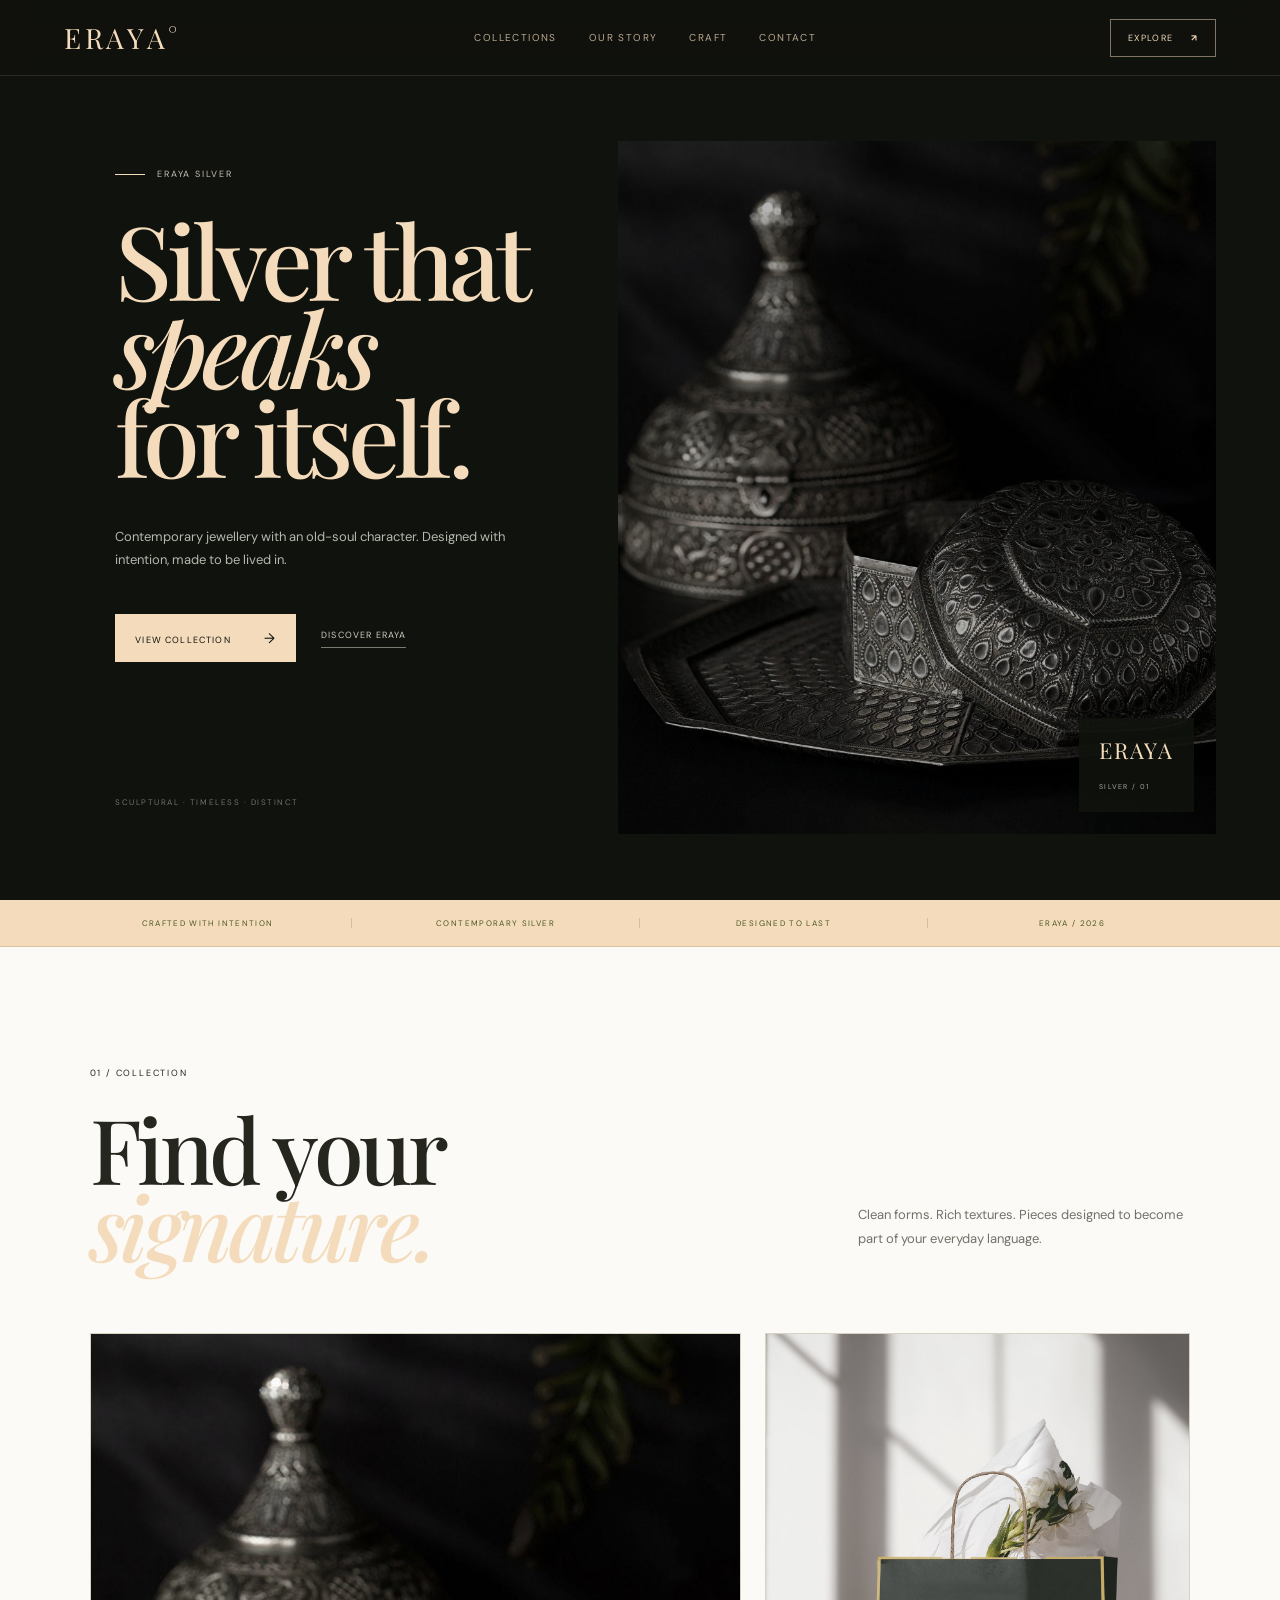
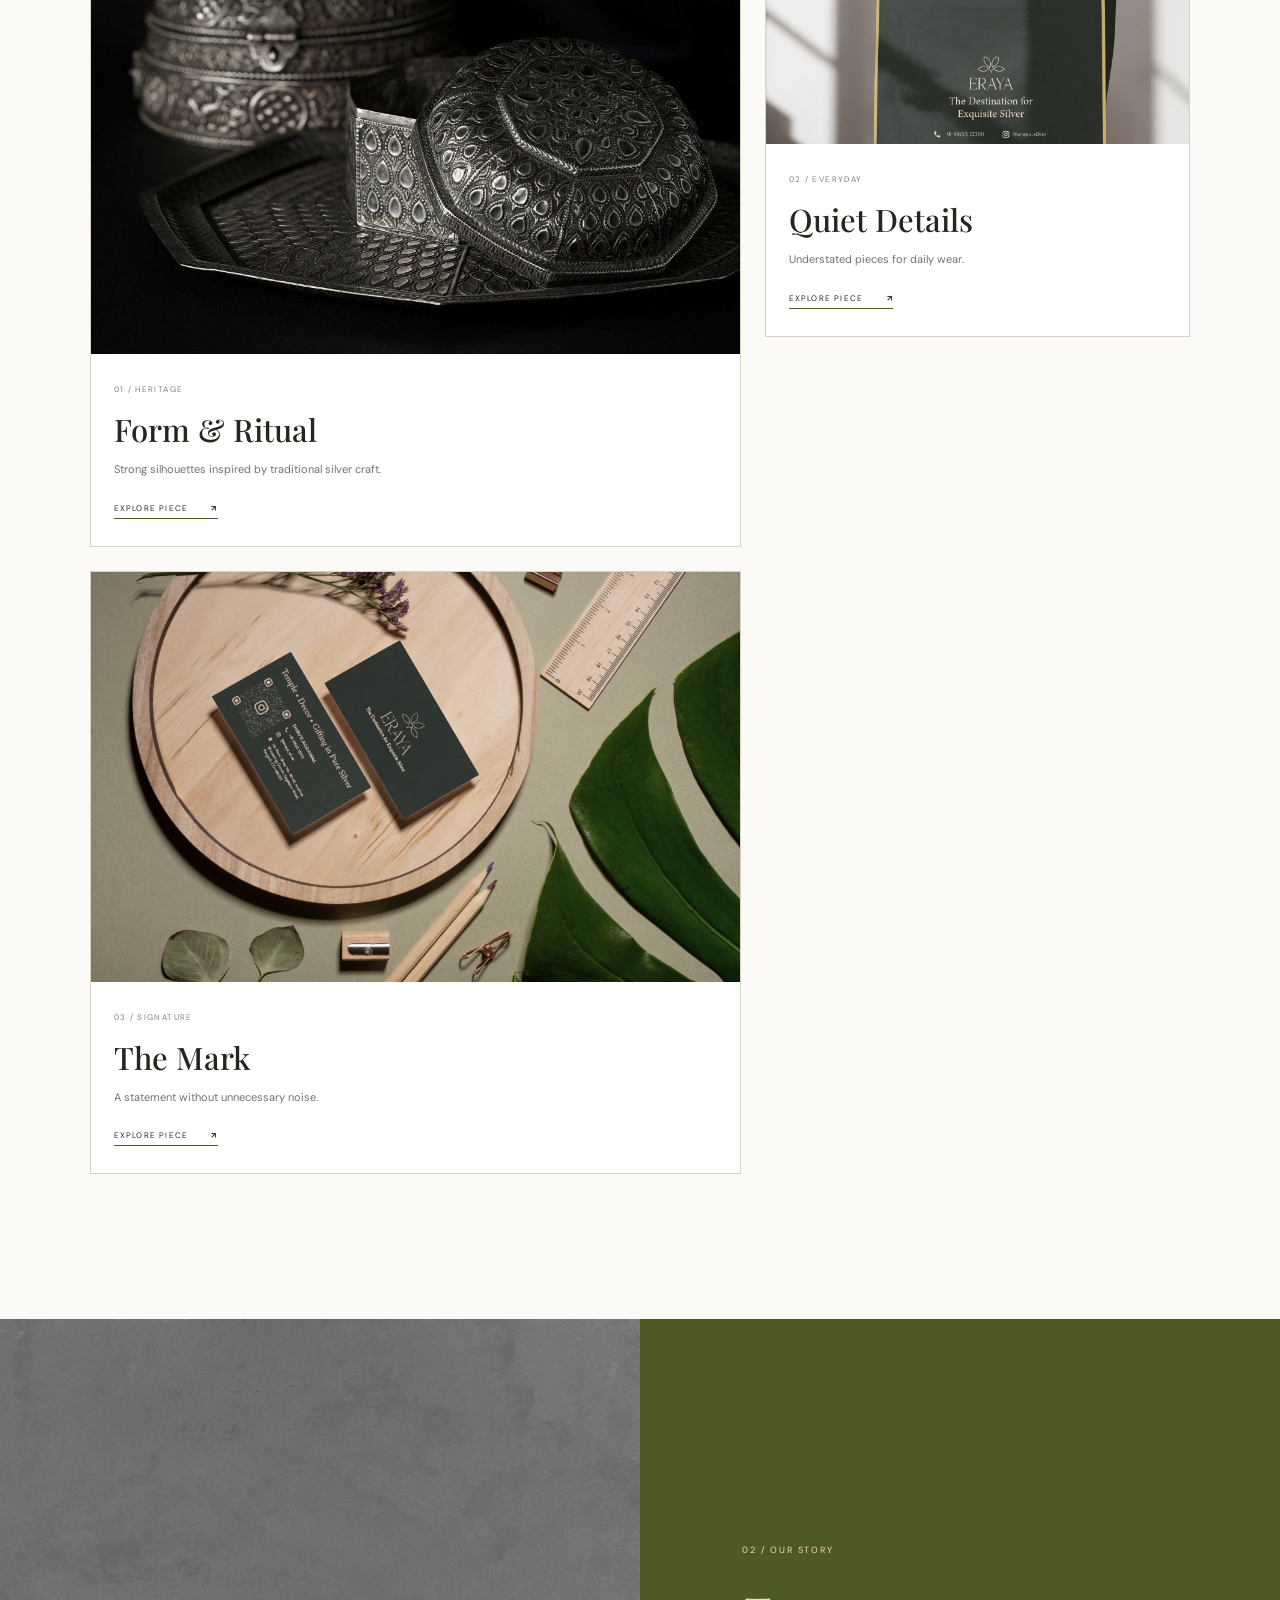
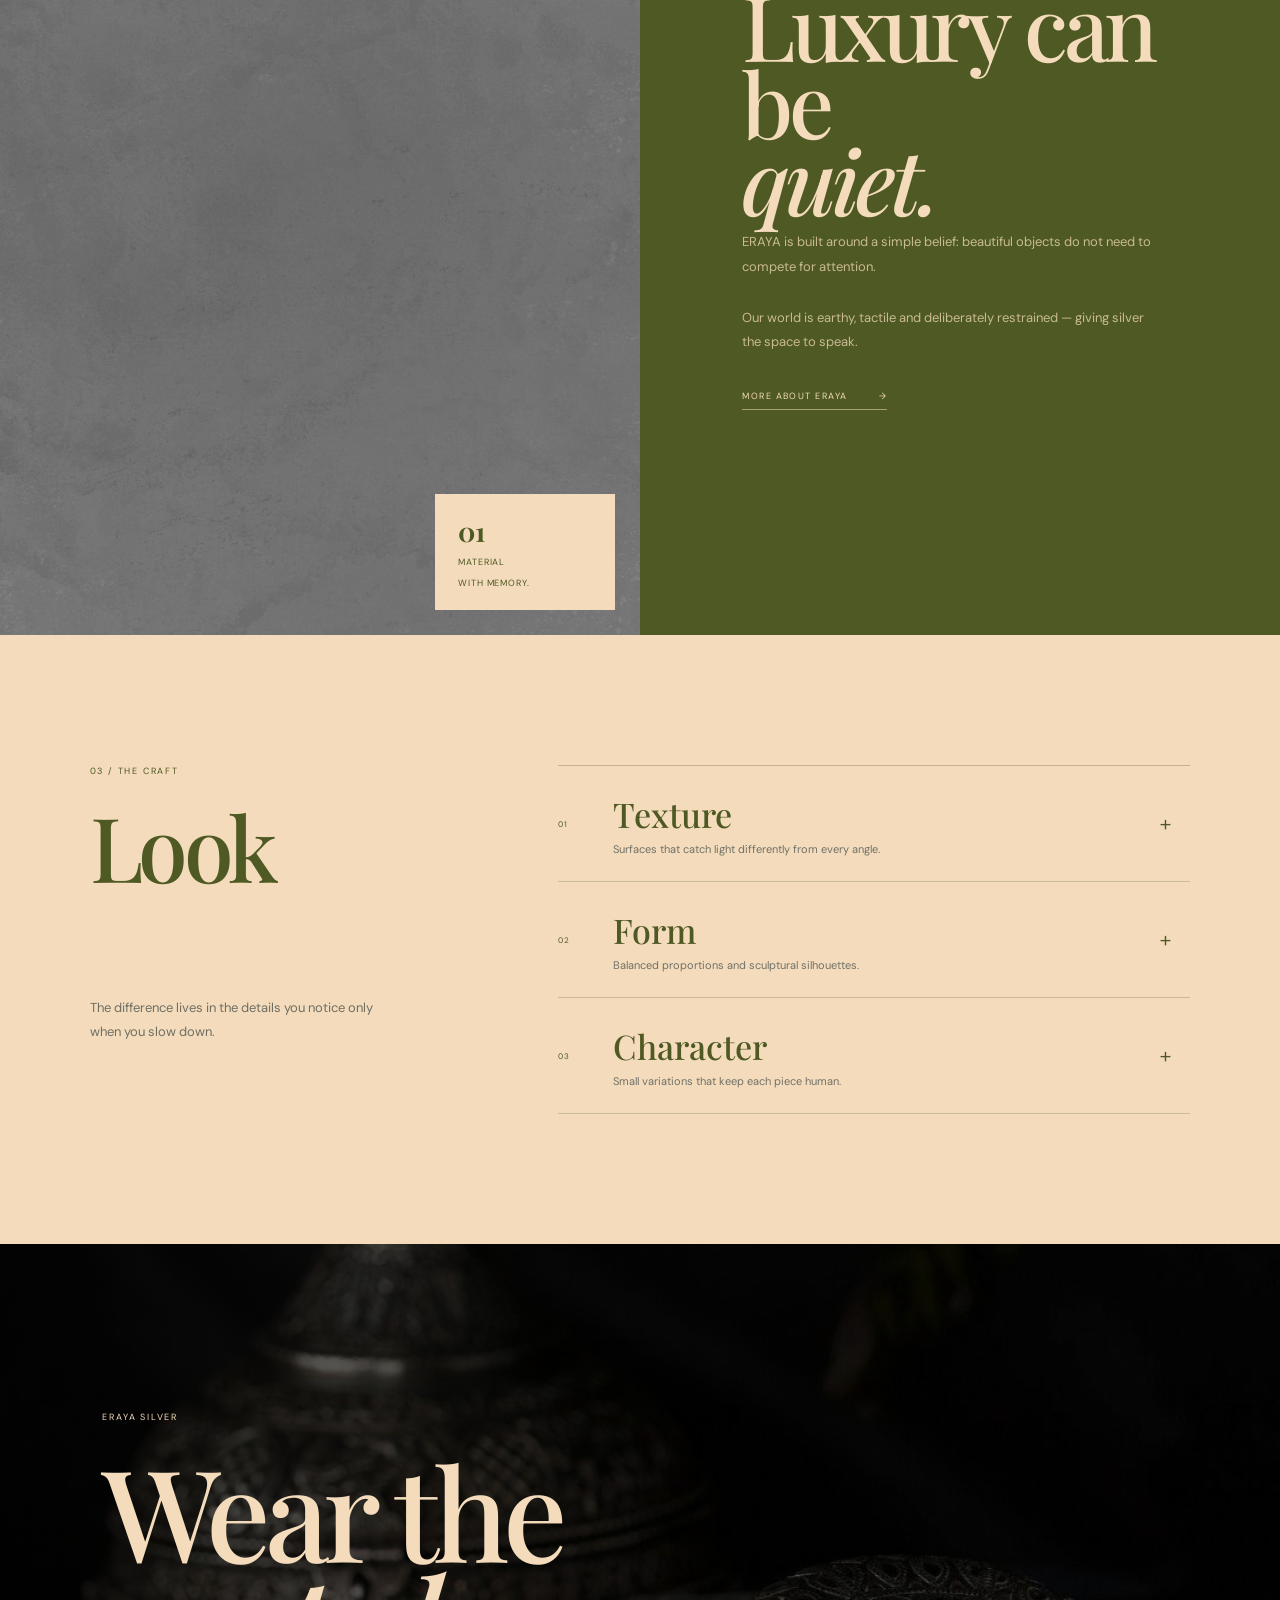
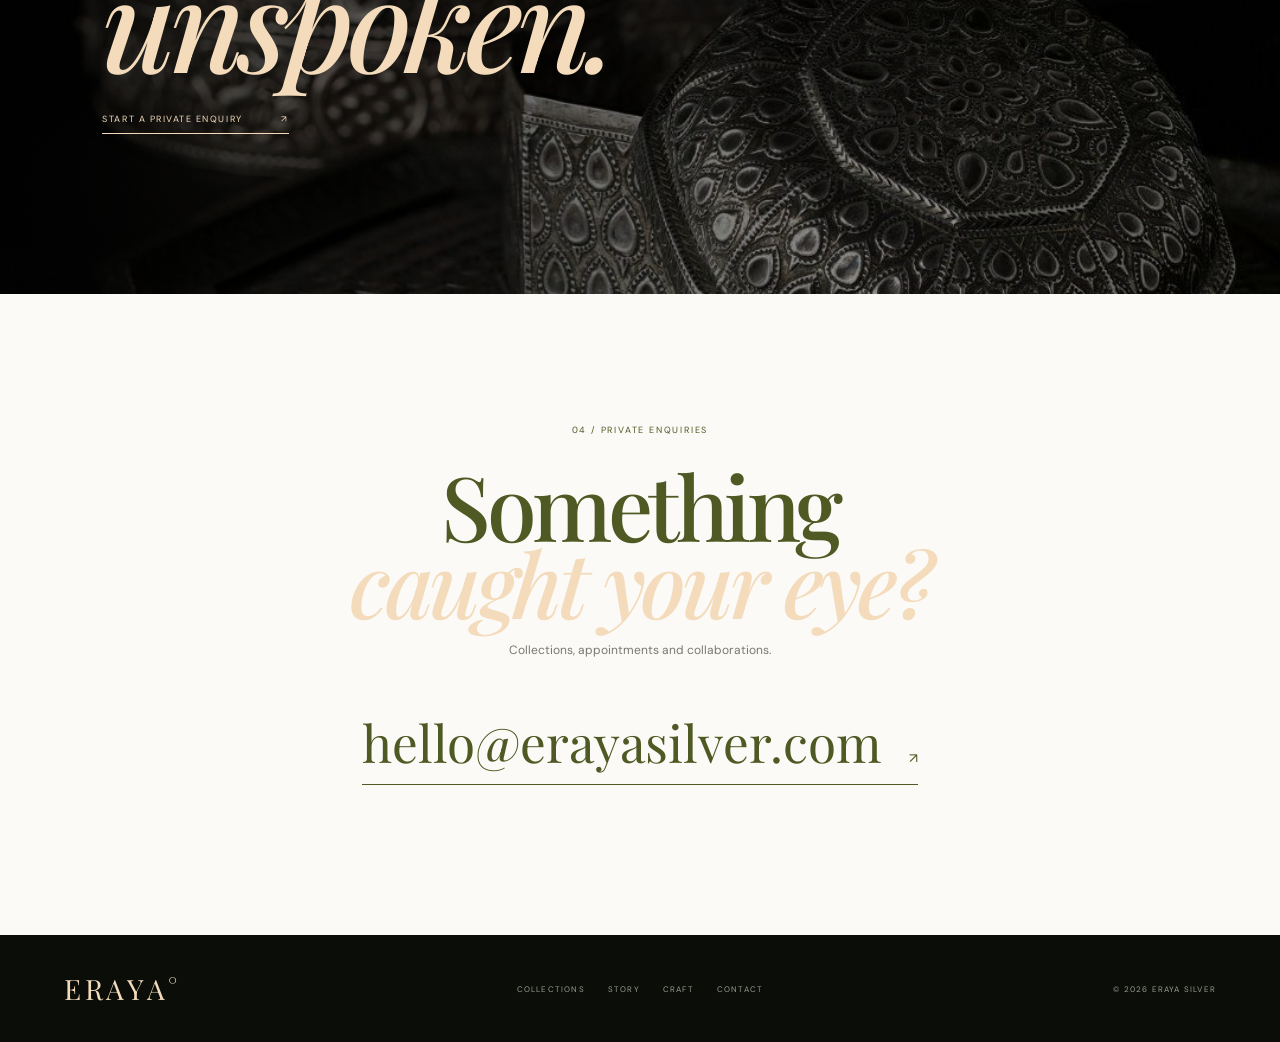
<file: eraya-contrast-v3/index.html>
<!doctype html>
<html lang="en">
<head>
<meta charset="UTF-8">
<meta name="viewport" content="width=device-width, initial-scale=1">
<meta name="theme-color" content="#10120d">
<title>ERAYA — Silver, made distinct.</title>
<link rel="preconnect" href="https://fonts.googleapis.com">
<link rel="preconnect" href="https://fonts.gstatic.com" crossorigin>
<link href="https://fonts.googleapis.com/css2?family=DM+Sans:wght@400;500;600&family=Playfair+Display:ital,wght@0,500;0,600;1,500&display=swap" rel="stylesheet">
<link rel="stylesheet" href="style.css">
</head>
<body>

<header class="nav">
  <a class="logo" href="#home">ERAYA<span>°</span></a>
  <nav>
    <a href="#shop">Collections</a>
    <a href="#story">Our Story</a>
    <a href="#craft">Craft</a>
    <a href="#contact">Contact</a>
  </nav>
  <a class="nav-button" href="#shop">Explore <b>↗</b></a>
  <button class="menu" aria-label="Menu"><i></i><i></i></button>
</header>

<main>

<section class="hero" id="home">
  <div class="hero-left">
    <div class="eyebrow"><span></span> ERAYA SILVER</div>
    <h1>Silver that<br><i>speaks</i><br>for itself.</h1>
    <p>Contemporary jewellery with an old-soul character. Designed with intention, made to be lived in.</p>
    <div class="hero-actions">
      <a class="primary" href="#shop">View collection <span>→</span></a>
      <a class="secondary" href="#story">Discover Eraya</a>
    </div>
    <div class="hero-note">SCULPTURAL · TIMELESS · DISTINCT</div>
  </div>

  <div class="hero-right">
    <div class="hero-image">
      <img src="assets/img0.png" alt="Eraya silver jewellery">
      <div class="image-badge">ERAYA<br><small>SILVER / 01</small></div>
    </div>
  </div>
</section>

<section class="trust">
  <span>CRAFTED WITH INTENTION</span>
  <span>CONTEMPORARY SILVER</span>
  <span>DESIGNED TO LAST</span>
  <span>ERAYA / 2026</span>
</section>

<section class="shop" id="shop">
  <div class="section-heading">
    <div>
      <div class="tag">01 / COLLECTION</div>
      <h2>Find your<br><i>signature.</i></h2>
    </div>
    <p>Clean forms. Rich textures. Pieces designed to become part of your everyday language.</p>
  </div>

  <div class="products">
    <article class="product featured">
      <div class="product-image"><img src="assets/img0.png" alt="Heritage silver"></div>
      <div class="product-copy">
        <span>01 / HERITAGE</span>
        <h3>Form & Ritual</h3>
        <p>Strong silhouettes inspired by traditional silver craft.</p>
        <a href="#contact">Explore piece <b>↗</b></a>
      </div>
    </article>

    <article class="product">
      <div class="product-image"><img src="assets/img2.png" alt="Eraya presentation"></div>
      <div class="product-copy">
        <span>02 / EVERYDAY</span>
        <h3>Quiet Details</h3>
        <p>Understated pieces for daily wear.</p>
        <a href="#contact">Explore piece <b>↗</b></a>
      </div>
    </article>

    <article class="product">
      <div class="product-image"><img src="assets/img3.png" alt="Eraya signature details"></div>
      <div class="product-copy">
        <span>03 / SIGNATURE</span>
        <h3>The Mark</h3>
        <p>A statement without unnecessary noise.</p>
        <a href="#contact">Explore piece <b>↗</b></a>
      </div>
    </article>
  </div>
</section>

<section class="feature">
  <div class="feature-image">
    <img src="assets/img14.png" alt="Eraya visual identity">
    <div class="floating-card">
      <strong>01</strong>
      <span>Material<br>with memory.</span>
    </div>
  </div>
  <div class="feature-copy" id="story">
    <div class="tag">02 / OUR STORY</div>
    <h2>Luxury can be<br><i>quiet.</i></h2>
    <p>ERAYA is built around a simple belief: beautiful objects do not need to compete for attention.</p>
    <p>Our world is earthy, tactile and deliberately restrained — giving silver the space to speak.</p>
    <a class="arrow-link" href="#craft">More about Eraya <span>→</span></a>
  </div>
</section>

<section class="craft" id="craft">
  <div class="craft-intro">
    <div class="tag">03 / THE CRAFT</div>
    <h2>Look<br><i>closer.</i></h2>
    <p>The difference lives in the details you notice only when you slow down.</p>
  </div>

  <div class="craft-list">
    <div class="craft-item">
      <div class="num">01</div>
      <div><h3>Texture</h3><p>Surfaces that catch light differently from every angle.</p></div>
      <div class="plus">+</div>
    </div>
    <div class="craft-item">
      <div class="num">02</div>
      <div><h3>Form</h3><p>Balanced proportions and sculptural silhouettes.</p></div>
      <div class="plus">+</div>
    </div>
    <div class="craft-item">
      <div class="num">03</div>
      <div><h3>Character</h3><p>Small variations that keep each piece human.</p></div>
      <div class="plus">+</div>
    </div>
  </div>
</section>

<section class="dark-banner">
  <div class="banner-content">
    <span class="tag">ERAYA SILVER</span>
    <h2>Wear the<br><i>unspoken.</i></h2>
    <a href="#contact">Start a private enquiry <span>↗</span></a>
  </div>
</section>

<section class="contact" id="contact">
  <div class="tag">04 / PRIVATE ENQUIRIES</div>
  <h2>Something<br><i>caught your eye?</i></h2>
  <p>Collections, appointments and collaborations.</p>
  <a class="mail" href="mailto:hello@erayasilver.com">hello@erayasilver.com <span>↗</span></a>
</section>

</main>

<footer>
  <div class="footer-logo">ERAYA<span>°</span></div>
  <div class="footer-links">
    <a href="#shop">Collections</a>
    <a href="#story">Story</a>
    <a href="#craft">Craft</a>
    <a href="#contact">Contact</a>
  </div>
  <div>© 2026 ERAYA SILVER</div>
</footer>

<script src="script.js"></script>
</body>
</html>
</file>
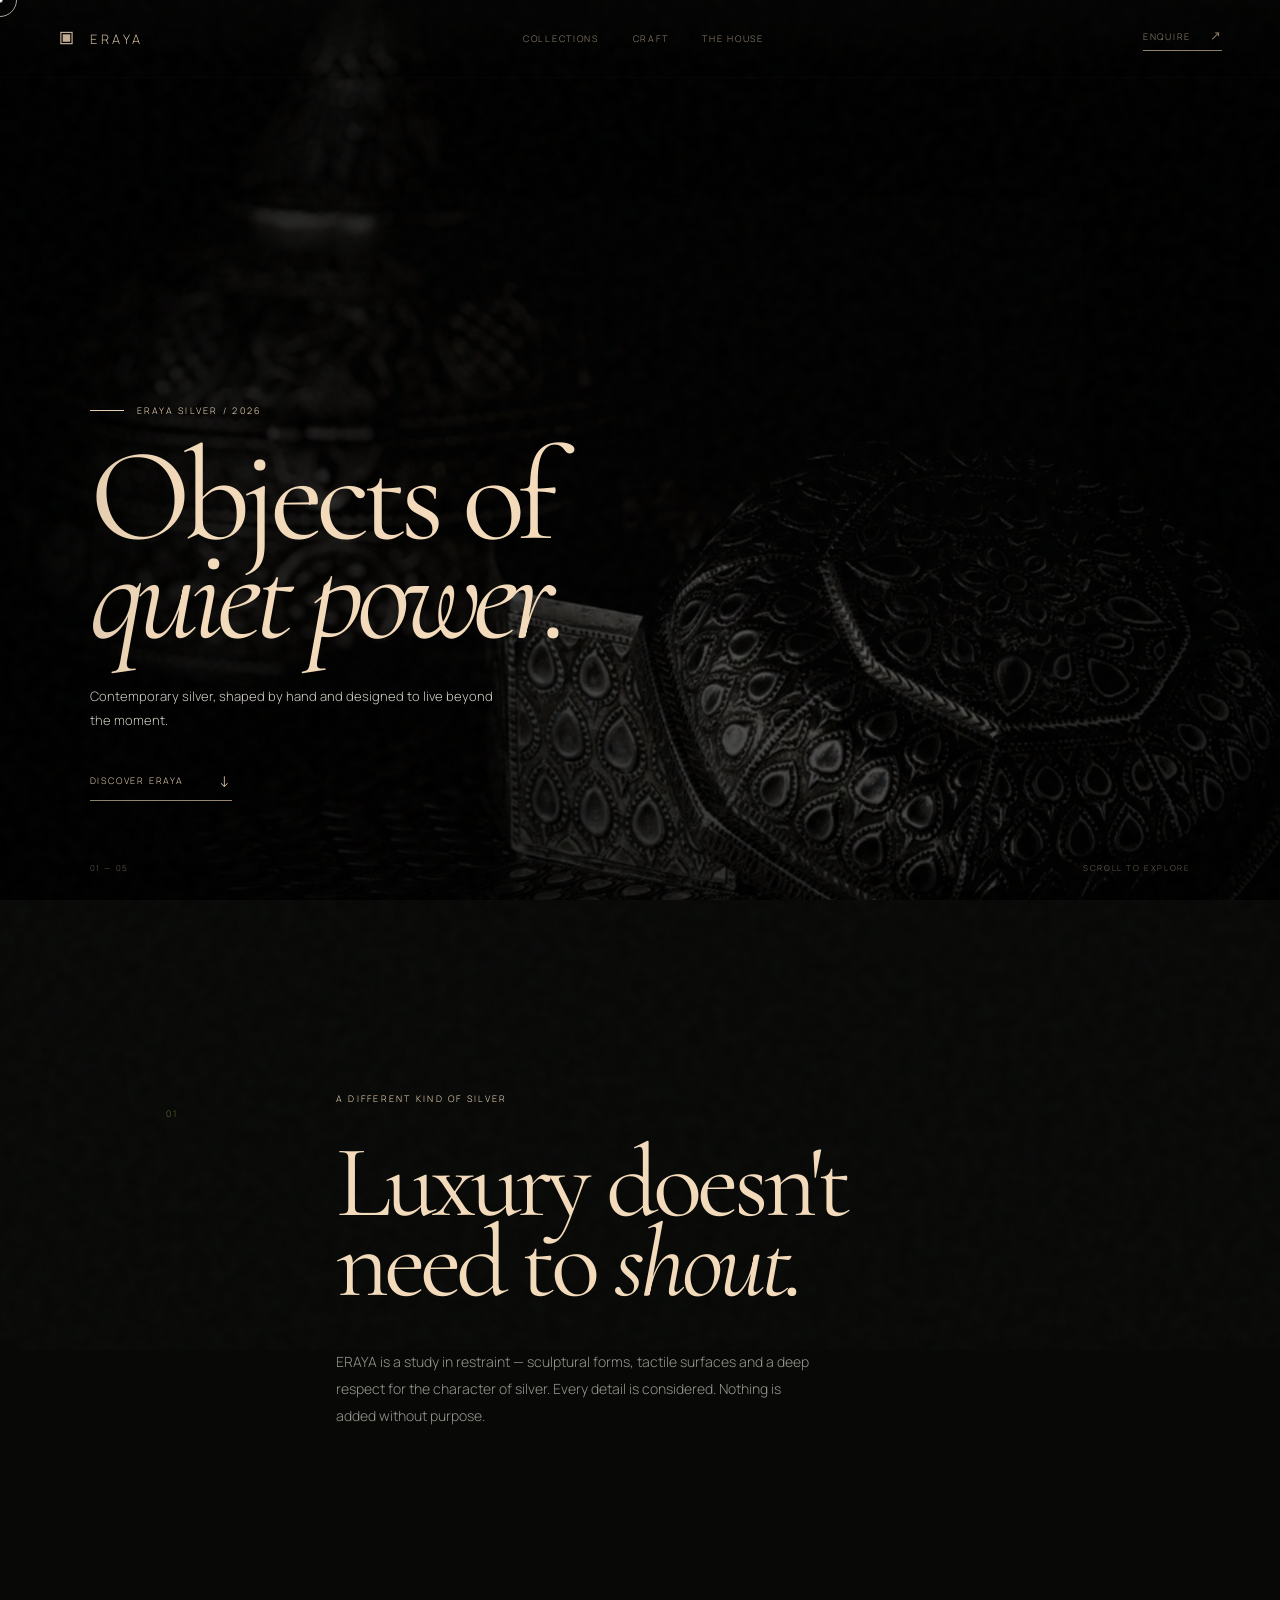
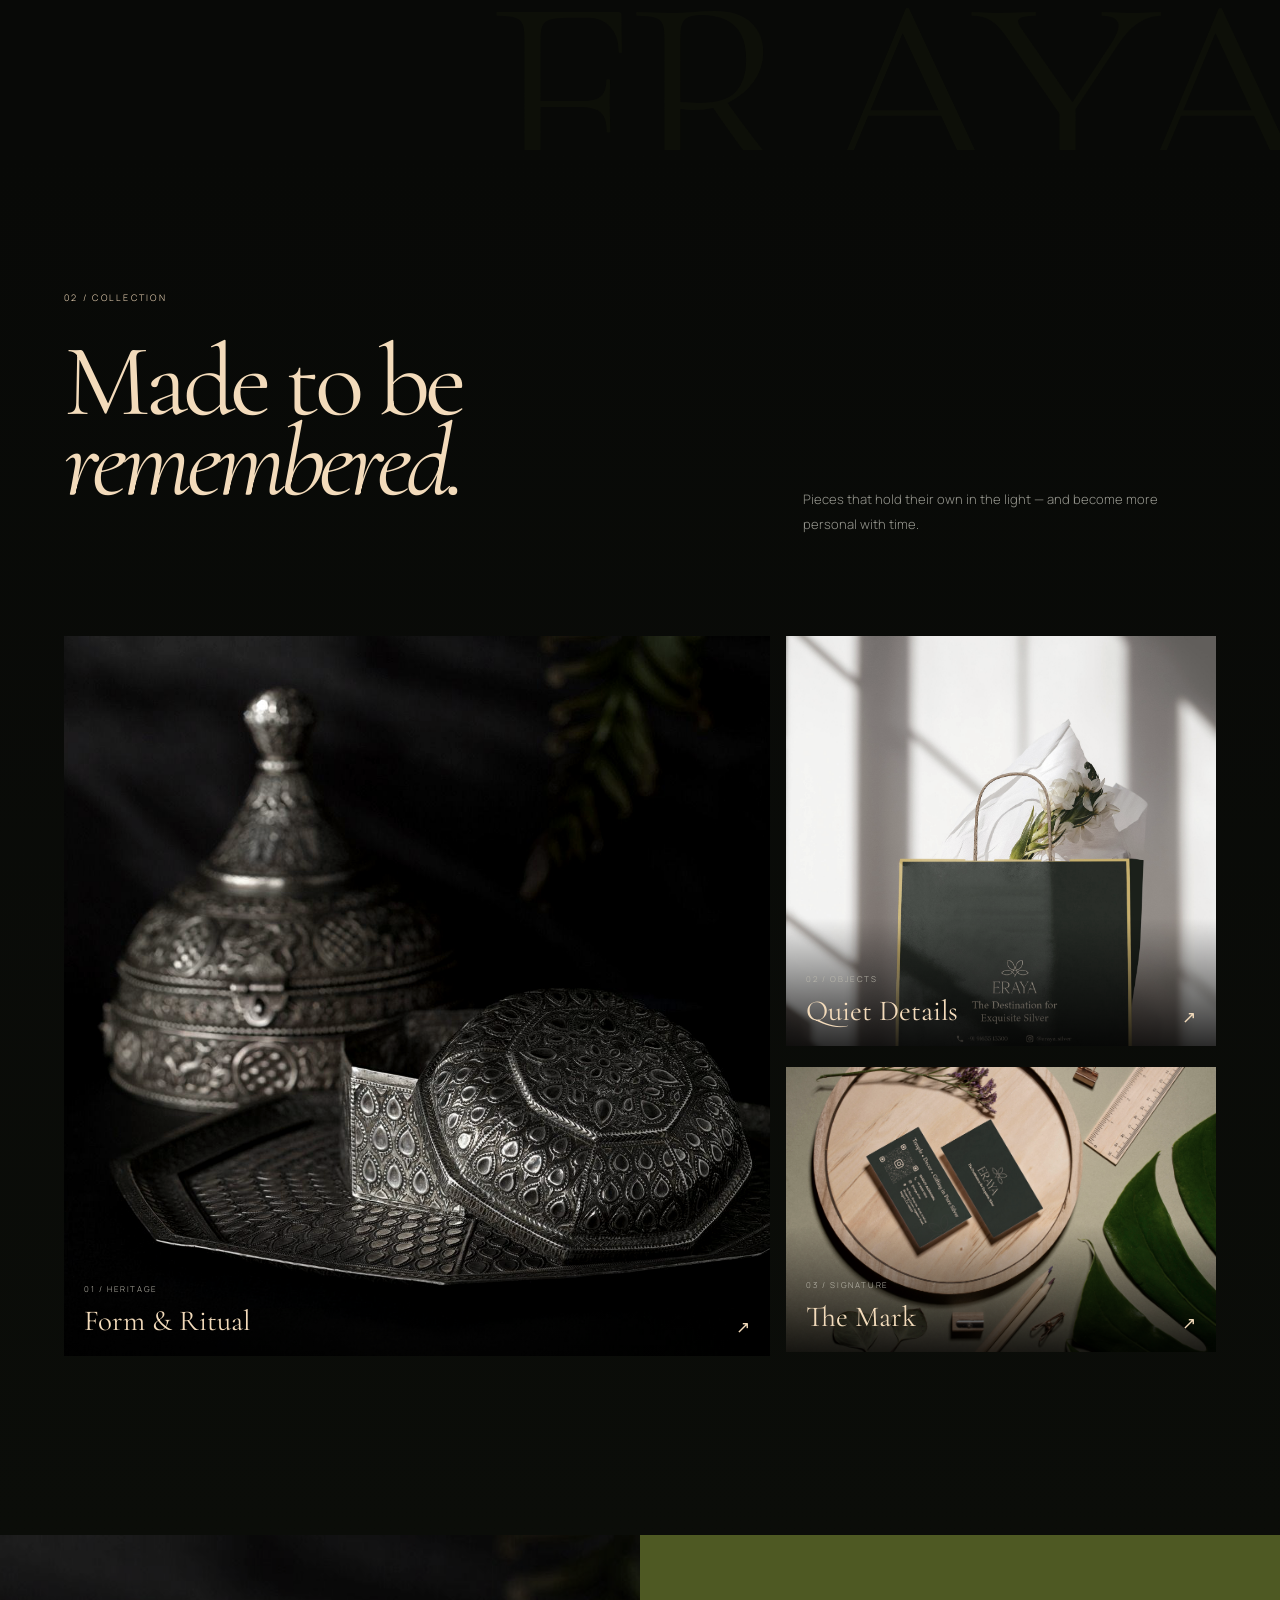
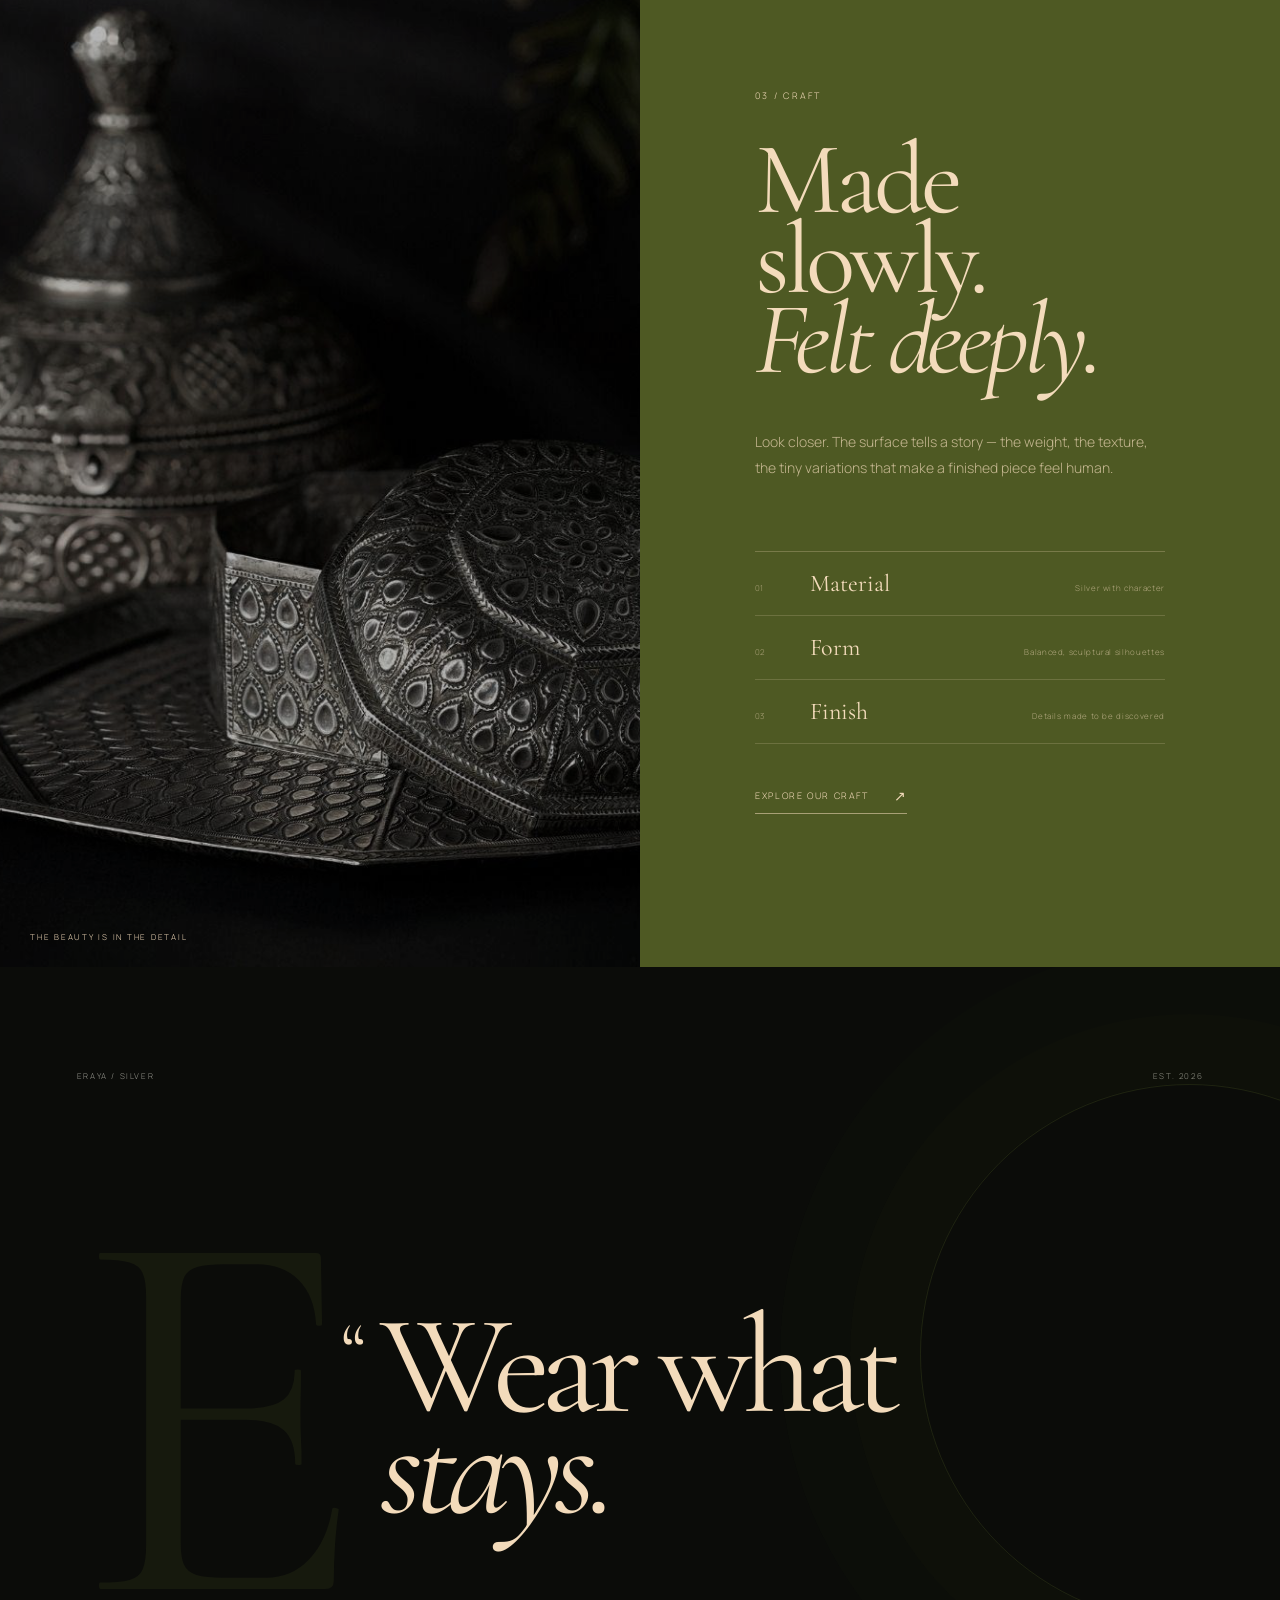
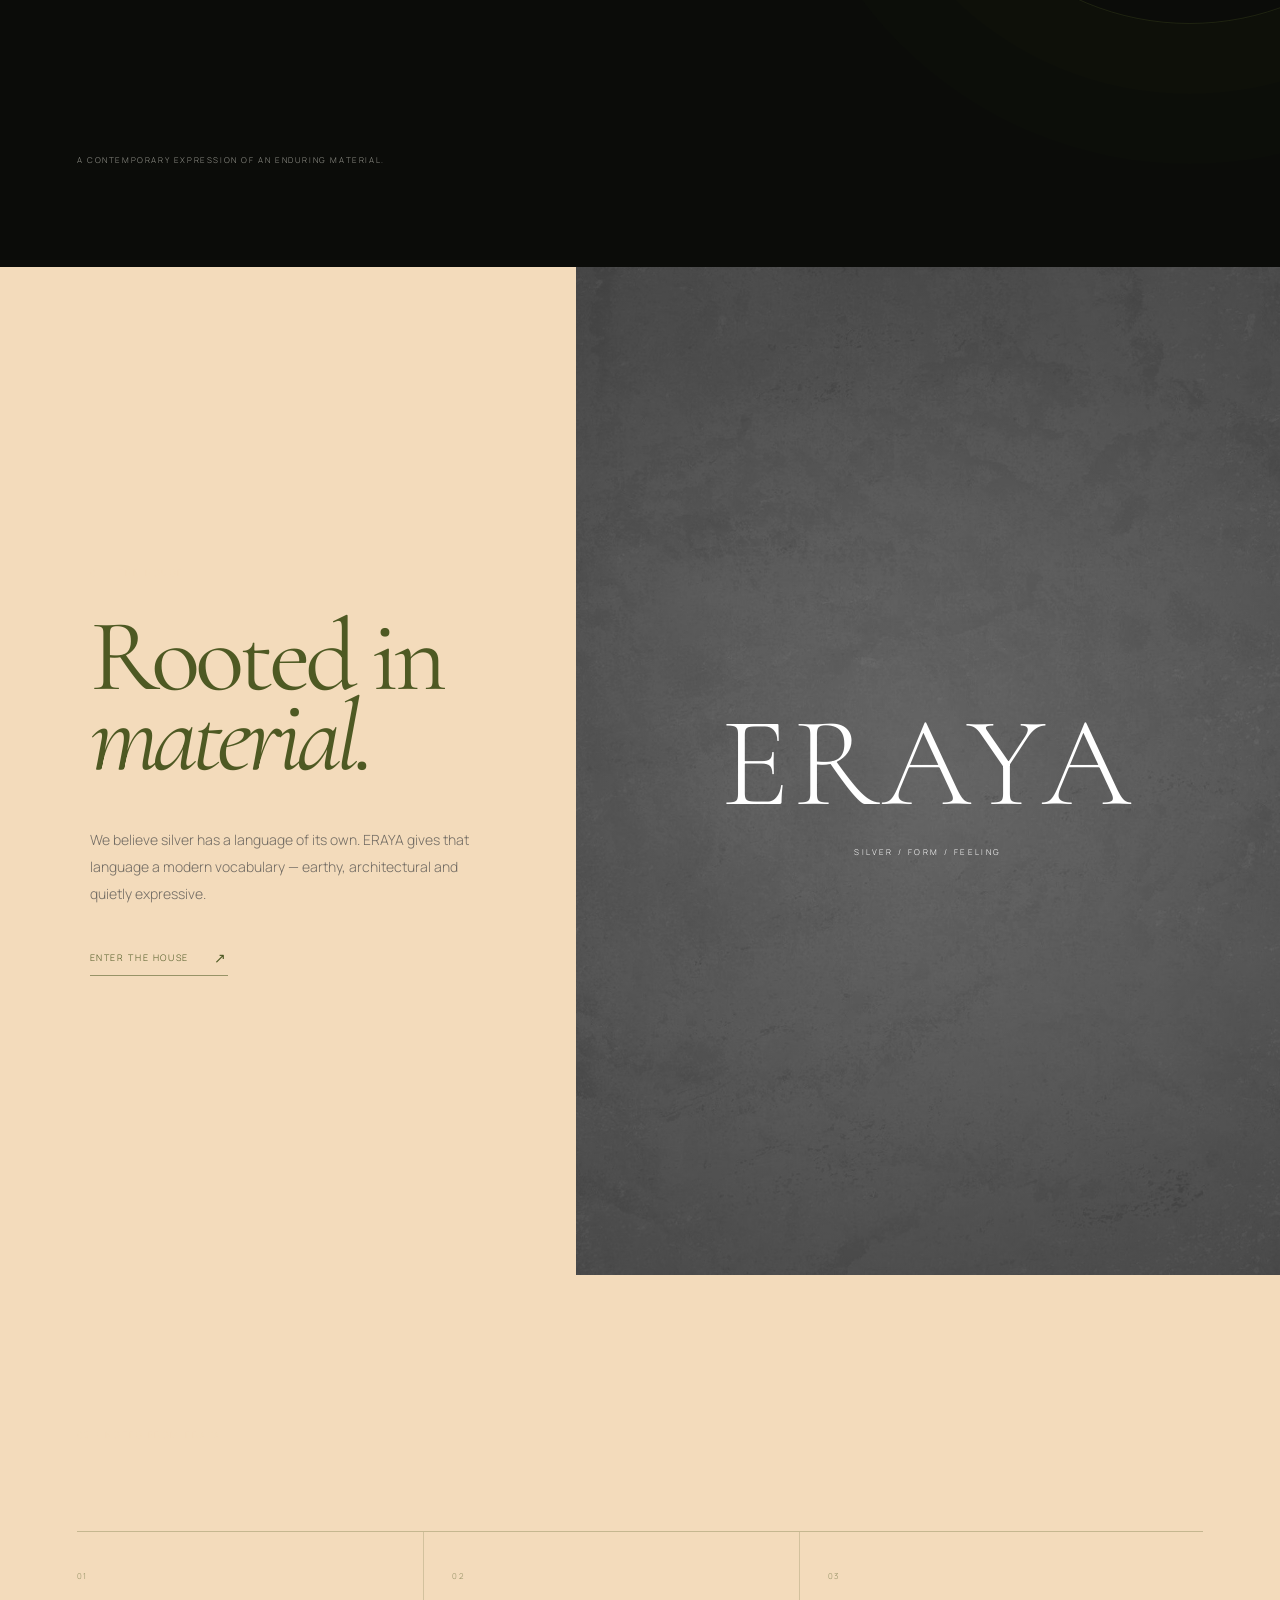
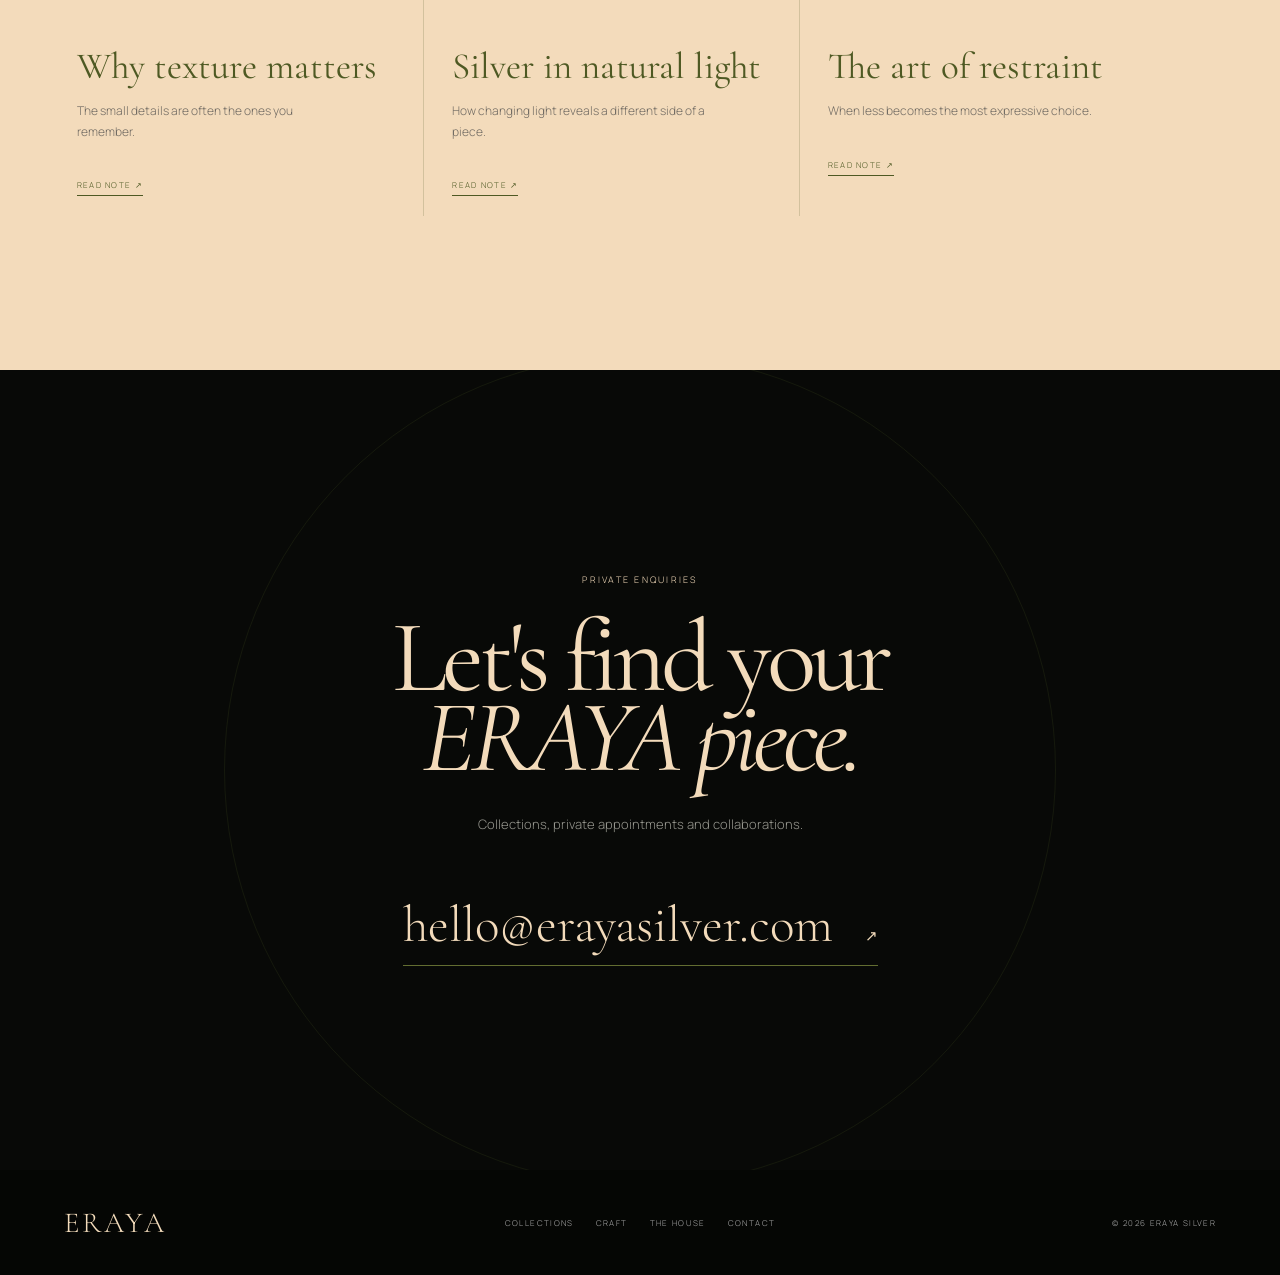
<file: New folder/index.html>
<!doctype html>
<html lang="en">
<head>
<meta charset="UTF-8">
<meta name="viewport" content="width=device-width,initial-scale=1.0">
<meta name="theme-color" content="#080907">
<title>ERAYA — Silver, in its rarest form.</title>
<meta name="description" content="ERAYA Silver — contemporary silver shaped through craft, texture and intention.">
<link rel="preconnect" href="https://fonts.googleapis.com">
<link rel="preconnect" href="https://fonts.gstatic.com" crossorigin>
<link href="https://fonts.googleapis.com/css2?family=Cormorant+Garamond:ital,wght@0,400;0,500;0,600;1,400;1,500&family=Manrope:wght@300;400;500;600&display=swap" rel="stylesheet">
<link rel="stylesheet" href="style.css">
</head>
<body>

<div class="grain"></div>
<div class="cursor-dot"></div>
<div class="cursor-ring"></div>

<header class="header">
  <a href="#top" class="logo">
    <span class="logo-symbol">◈</span>
    <span>ERAYA</span>
  </a>

  <nav>
    <a href="#collection">Collections</a>
    <a href="#craft">Craft</a>
    <a href="#house">The House</a>
  </nav>

  <a href="#contact" class="header-cta">Enquire <span>↗</span></a>
  <button class="mobile-menu" aria-label="Open navigation"><i></i><i></i></button>
</header>

<main id="top">

<section class="hero">
  <div class="hero-bg"></div>
  <div class="hero-shade"></div>
  <div class="hero-content">
    <div class="eyebrow"><span></span> ERAYA SILVER / 2026</div>
    <h1>Objects of<br><em>quiet power.</em></h1>
    <p>Contemporary silver, shaped by hand and designed to live beyond the moment.</p>
    <a href="#collection" class="hero-link">Discover ERAYA <b>↓</b></a>
  </div>
  <div class="hero-bottom">
    <span>01 — 05</span>
    <span>Scroll to explore</span>
  </div>
</section>

<section class="intro">
  <div class="intro-number">01</div>
  <div class="intro-copy">
    <div class="label">A DIFFERENT KIND OF SILVER</div>
    <h2>Luxury doesn't<br>need to <em>shout.</em></h2>
    <p>
      ERAYA is a study in restraint — sculptural forms, tactile surfaces and a
      deep respect for the character of silver. Every detail is considered.
      Nothing is added without purpose.
    </p>
  </div>
  <div class="intro-word">ERAYA</div>
</section>

<section class="collection" id="collection">
  <div class="section-top">
    <div>
      <div class="label">02 / COLLECTION</div>
      <h2>Made to be<br><em>remembered.</em></h2>
    </div>
    <p>Pieces that hold their own in the light — and become more personal with time.</p>
  </div>

  <div class="collection-stage">
    <article class="product-card card-a">
      <div class="image-wrap"><img src="assets/img0.png" alt="ERAYA silver collection"></div>
      <div class="product-info"><span>01 / HERITAGE</span><h3>Form &amp; Ritual</h3><b>↗</b></div>
    </article>

    <article class="product-card card-b">
      <div class="image-wrap"><img src="assets/img2.png" alt="ERAYA presentation"></div>
      <div class="product-info"><span>02 / OBJECTS</span><h3>Quiet Details</h3><b>↗</b></div>
    </article>

    <article class="product-card card-c">
      <div class="image-wrap"><img src="assets/img3.png" alt="ERAYA brand details"></div>
      <div class="product-info"><span>03 / SIGNATURE</span><h3>The Mark</h3><b>↗</b></div>
    </article>
  </div>
</section>

<section class="craft" id="craft">
  <div class="craft-image">
    <img src="assets/img0.png" alt="Close view of crafted ERAYA silver">
    <div class="image-note">THE BEAUTY IS IN THE DETAIL</div>
  </div>
  <div class="craft-content">
    <div class="label">03 / CRAFT</div>
    <h2>Made slowly.<br><em>Felt deeply.</em></h2>
    <p>
      Look closer. The surface tells a story — the weight, the texture, the
      tiny variations that make a finished piece feel human.
    </p>
    <div class="craft-list">
      <div><span>01</span><strong>Material</strong><small>Silver with character</small></div>
      <div><span>02</span><strong>Form</strong><small>Balanced, sculptural silhouettes</small></div>
      <div><span>03</span><strong>Finish</strong><small>Details made to be discovered</small></div>
    </div>
    <a class="text-link" href="#house">Explore our craft <span>↗</span></a>
  </div>
</section>

<section class="statement">
  <div class="statement-top"><span>ERAYA / SILVER</span><span>EST. 2026</span></div>
  <div class="statement-main">
    <span class="giant-mark">E</span>
    <p>“</p>
    <h2>Wear what<br><em>stays.</em></h2>
  </div>
  <div class="statement-bottom">A contemporary expression of an enduring material.</div>
</section>

<section class="house" id="house">
  <div class="house-copy">
    <div class="label">04 / THE HOUSE</div>
    <h2>Rooted in<br><em>material.</em></h2>
    <p>
      We believe silver has a language of its own. ERAYA gives that language
      a modern vocabulary — earthy, architectural and quietly expressive.
    </p>
    <a class="text-link" href="#contact">Enter the house <span>↗</span></a>
  </div>
  <div class="house-visual">
    <img src="assets/img14.png" alt="ERAYA visual identity">
    <div class="house-overlay">
      <span>ERAYA</span>
      <small>SILVER / FORM / FEELING</small>
    </div>
  </div>
</section>

<section class="journal">
  <div class="label">05 / NOTES FROM ERAYA</div>
  <div class="journal-grid">
    <article><span>01</span><h3>Why texture matters</h3><p>The small details are often the ones you remember.</p><a href="#contact">Read note ↗</a></article>
    <article><span>02</span><h3>Silver in natural light</h3><p>How changing light reveals a different side of a piece.</p><a href="#contact">Read note ↗</a></article>
    <article><span>03</span><h3>The art of restraint</h3><p>When less becomes the most expressive choice.</p><a href="#contact">Read note ↗</a></article>
  </div>
</section>

<section class="contact" id="contact">
  <div class="contact-orbit"></div>
  <div class="label">PRIVATE ENQUIRIES</div>
  <h2>Let's find your<br><em>ERAYA piece.</em></h2>
  <p>Collections, private appointments and collaborations.</p>
  <a class="email" href="mailto:hello@erayasilver.com">hello@erayasilver.com <span>↗</span></a>
</section>

</main>

<footer>
  <div class="footer-logo">ERAYA</div>
  <div class="footer-links"><a href="#collection">Collections</a><a href="#craft">Craft</a><a href="#house">The House</a><a href="#contact">Contact</a></div>
  <div class="footer-copy">© 2026 ERAYA SILVER</div>
</footer>

<script src="script.js"></script>
</body>
</html>
</file>
<file: eraya-contrast-v3/style.css>
@import url('https://fonts.googleapis.com/css2?family=DM+Sans:wght@400;500;600&family=Playfair+Display:ital,wght@0,500;0,600;1,500&display=swap');

:root{
 --bg:#10120d;--bg2:#171a12;--olive:#4e5923;--cream:#f3dbbb;--white:#fbfaf6;
 --text:#25271f;--muted:#70736a;--line:#d8d2c3;
 --serif:"Playfair Display",Georgia,serif;--sans:"DM Sans",Arial,sans-serif;
}
*{box-sizing:border-box}
html{scroll-behavior:smooth}
body{margin:0;background:var(--white);color:var(--text);font-family:var(--sans)}
a{text-decoration:none;color:inherit}
img{display:block;width:100%;height:100%;object-fit:cover}
.nav{height:76px;position:fixed;z-index:20;left:0;right:0;top:0;display:flex;align-items:center;justify-content:space-between;padding:0 5vw;background:rgba(16,18,13,.94);color:var(--cream);border-bottom:1px solid rgba(243,219,187,.13);backdrop-filter:blur(14px)}
.logo,.footer-logo{font-family:var(--serif);font-size:28px;letter-spacing:.13em}
.logo span,.footer-logo span{color:var(--cream)}
.nav nav{display:flex;gap:32px;font-size:10px;text-transform:uppercase;letter-spacing:.14em}
.nav nav a{opacity:.75;transition:.25s}.nav nav a:hover{opacity:1}
.nav-button{font-size:9px;text-transform:uppercase;letter-spacing:.15em;border:1px solid rgba(243,219,187,.5);padding:12px 17px}.nav-button b{margin-left:14px}
.menu{display:none;background:none;border:0}.menu i{display:block;width:23px;height:1px;background:var(--cream);margin:5px}

.hero{min-height:100vh;padding:130px 5vw 55px;display:grid;grid-template-columns:.9fr 1.1fr;gap:5vw;background:var(--bg);color:var(--cream)}
.hero-left{display:flex;flex-direction:column;justify-content:center;padding:3vw 0 3vw 4vw}
.eyebrow,.tag{font-size:9px;letter-spacing:.2em;text-transform:uppercase}
.eyebrow{display:flex;align-items:center;gap:12px;color:#c4c0b5}.eyebrow span{width:30px;height:1px;background:var(--cream)}
.hero h1{font-family:var(--serif);font-size:clamp(65px,8vw,125px);line-height:.86;font-weight:500;letter-spacing:-.055em;margin:35px 0 32px}
.hero h1 i,.section-heading h2 i,.feature-copy h2 i,.craft-intro h2 i,.banner-content h2 i,.contact h2 i{font-weight:500;color:var(--cream)}
.hero p{max-width:410px;color:#b6b7ad;font-size:13px;line-height:1.8}
.hero-actions{display:flex;align-items:center;gap:25px;margin-top:30px}
.primary{background:var(--cream);color:var(--bg);padding:15px 20px;font-size:9px;text-transform:uppercase;letter-spacing:.13em}.primary span{margin-left:30px;font-size:14px}
.secondary{font-size:9px;text-transform:uppercase;letter-spacing:.13em;border-bottom:1px solid #777b70;padding-bottom:6px;color:#d0cdc1}
.hero-note{font-size:8px;letter-spacing:.19em;color:#70746b;margin-top:auto;padding-top:60px}
.hero-right{min-height:650px;display:flex;align-items:center}
.hero-image{height:min(77vh,820px);width:100%;position:relative;overflow:hidden;background:#25291d}
.hero-image img{filter:brightness(.72) saturate(.65);transition:transform 1.2s}.hero-image:hover img{transform:scale(1.035)}
.image-badge{position:absolute;right:22px;bottom:22px;background:rgba(16,18,13,.9);padding:17px 20px;font-family:var(--serif);font-size:22px;letter-spacing:.08em}.image-badge small{font-family:var(--sans);font-size:7px;letter-spacing:.18em;color:#aaa99f}

.trust{display:grid;grid-template-columns:repeat(4,1fr);background:var(--cream);color:var(--olive);padding:18px 5vw;border-bottom:1px solid rgba(78,89,35,.18)}
.trust span{text-align:center;font-size:8px;letter-spacing:.17em;border-right:1px solid rgba(78,89,35,.2)}.trust span:last-child{border:0}

.shop{padding:120px 7vw 145px;background:var(--white)}
.section-heading{display:grid;grid-template-columns:1fr .5fr;gap:8vw;align-items:end;margin-bottom:70px}.section-heading p{font-size:13px;line-height:1.8;color:var(--muted);max-width:360px}
.section-heading h2,.feature-copy h2,.craft-intro h2,.banner-content h2,.contact h2{font-family:var(--serif);font-weight:500;font-size:clamp(60px,7vw,108px);line-height:.86;letter-spacing:-.05em;margin:30px 0 0}
.products{display:grid;grid-template-columns:1.3fr .85fr;gap:24px;align-items:start}
.product{border:1px solid var(--line);background:#fff}.product.feature{grid-row:span 2}.product-image{height:410px;overflow:hidden;background:#eee9dd}.featured .product-image{height:620px}.product-image img{filter:saturate(.7);transition:transform .9s}.product:hover .product-image img{transform:scale(1.045)}
.product-copy{padding:22px 23px 27px}.product-copy>span{font-size:8px;letter-spacing:.17em;color:#818177}.product-copy h3{font-family:var(--serif);font-size:31px;font-weight:500;margin:11px 0 7px}.product-copy p{font-size:11px;color:var(--muted);line-height:1.6;max-width:300px}.product-copy a{display:inline-block;margin-top:13px;font-size:8px;letter-spacing:.15em;text-transform:uppercase;border-bottom:1px solid var(--olive);padding-bottom:5px}.product-copy a b{margin-left:20px}

.feature{display:grid;grid-template-columns:1fr 1fr;background:var(--olive);color:var(--cream);min-height:780px}.feature-image{position:relative;min-height:650px;overflow:hidden}.feature-image img{filter:brightness(.55) saturate(.55)}.floating-card{position:absolute;right:25px;bottom:25px;background:var(--cream);color:var(--olive);padding:19px 23px;min-width:180px}.floating-card strong{font-family:var(--serif);font-size:27px;display:block}.floating-card span{font-size:9px;text-transform:uppercase;letter-spacing:.1em;line-height:1.6}.feature-copy{padding:10vw 8vw;display:flex;flex-direction:column;justify-content:center}.feature-copy p{max-width:420px;color:rgba(243,219,187,.75);font-size:13px;line-height:1.9}.arrow-link{align-self:flex-start;margin-top:22px;border-bottom:1px solid rgba(243,219,187,.55);padding-bottom:7px;font-size:9px;text-transform:uppercase;letter-spacing:.16em}.arrow-link span{margin-left:28px}

.craft{padding:130px 7vw;background:#f3dbbb;display:grid;grid-template-columns:.7fr 1.3fr;gap:10vw;color:var(--olive)}.craft-intro p{font-size:13px;line-height:1.8;color:#6f6f64;max-width:310px;margin-top:35px}.craft-list{border-top:1px solid rgba(78,89,35,.3)}.craft-item{display:grid;grid-template-columns:55px 1fr 30px;align-items:center;padding:25px 0;border-bottom:1px solid rgba(78,89,35,.25);transition:padding .3s}.craft-item:hover{padding-left:12px;padding-right:12px;background:rgba(255,255,255,.16)}.craft-item .num{font-size:8px;letter-spacing:.14em}.craft-item h3{font-family:var(--serif);font-size:34px;font-weight:500;margin:0 0 5px}.craft-item p{font-size:11px;color:#707168;margin:0}.plus{font-size:22px;font-weight:300}

.dark-banner{min-height:650px;display:flex;align-items:center;padding:10vw 8vw;background:linear-gradient(90deg,rgba(0,0,0,.8),rgba(0,0,0,.25)),url("assets/img0.png") center/cover;color:var(--cream)}.banner-content{max-width:650px}.banner-content h2{font-size:clamp(75px,10vw,145px)}.banner-content>a{display:inline-block;margin-top:38px;border-bottom:1px solid var(--cream);padding-bottom:8px;font-size:9px;letter-spacing:.17em;text-transform:uppercase}.banner-content>a span{margin-left:35px}

.contact{padding:130px 7vw 150px;text-align:center;background:var(--white);color:var(--olive)}.contact h2{margin-bottom:22px}.contact p{color:#77786f;font-size:12px}.mail{display:inline-block;margin-top:38px;font-family:var(--serif);font-size:clamp(27px,4vw,57px);border-bottom:1px solid var(--olive);padding-bottom:8px}.mail span{font-family:var(--sans);font-size:14px;margin-left:15px}

footer{background:#0b0d09;color:#999c91;display:grid;grid-template-columns:1fr 1fr 1fr;align-items:center;padding:35px 5vw;font-size:8px;letter-spacing:.15em;text-transform:uppercase}.footer-logo{color:var(--cream)}.footer-links{display:flex;justify-content:center;gap:23px}.footer-links a:hover{color:var(--cream)}footer>div:last-child{text-align:right}

@media(max-width:800px){
 .nav{height:68px;padding:0 6vw}.nav nav,.nav-button{display:none}.menu{display:block}
 .hero{padding:110px 6vw 40px;display:block;min-height:100vh}.hero-left{padding:50px 0 35px}.hero h1{font-size:19vw}.hero-right{min-height:0}.hero-image{height:65vh}.hero-note{padding-top:45px}
 .trust{grid-template-columns:1fr 1fr;gap:14px}.trust span{padding:8px 0}.trust span:nth-child(2){border:0}
 .shop{padding:90px 6vw}.section-heading{display:block;margin-bottom:45px}.section-heading p{margin-top:35px}
 .products{display:block}.product,.product.feature{margin-bottom:20px}.product-image,.featured .product-image{height:65vh}
 .feature{display:block}.feature-image{height:65vh;min-height:0}.feature-copy{padding:90px 8vw 100px}
 .craft{display:block;padding:90px 7vw}.craft-list{margin-top:65px}
 .dark-banner{min-height:560px;padding:20vw 7vw}.banner-content h2{font-size:19vw}
 .contact{padding:100px 7vw}.contact h2{font-size:18vw}.mail{font-size:8vw}
 footer{display:block;padding:32px 7vw}.footer-links{justify-content:flex-start;flex-wrap:wrap;margin:25px 0}footer>div:last-child{text-align:left}
}
</file>
<file: New folder/style.css>
@import url('https://fonts.googleapis.com/css2?family=Cormorant+Garamond:ital,wght@0,400;0,500;0,600;1,400;1,500&family=Manrope:wght@300;400;500;600&display=swap');

:root{
  --black:#080907;
  --black2:#0e100d;
  --olive:#4e5923;
  --olive2:#626d31;
  --cream:#f3dbbb;
  --silver:#d7d7cf;
  --muted:#96968e;
  --line:rgba(243,219,187,.17);
  --serif:"Cormorant Garamond",Georgia,serif;
  --sans:"Manrope",Arial,sans-serif;
}
*{box-sizing:border-box}
html{scroll-behavior:smooth}
body{margin:0;background:var(--black);color:var(--cream);font-family:var(--sans);font-weight:300;overflow-x:hidden}
body:before{content:"";position:fixed;inset:0;pointer-events:none;z-index:50;box-shadow:inset 0 0 180px rgba(0,0,0,.42)}
a{color:inherit;text-decoration:none}
img{width:100%;height:100%;object-fit:cover;display:block}
button{font:inherit}
.grain{position:fixed;inset:-50%;z-index:40;pointer-events:none;opacity:.035;background-image:url("data:image/svg+xml,%3Csvg viewBox='0 0 160 160' xmlns='http://www.w3.org/2000/svg'%3E%3Cfilter id='n'%3E%3CfeTurbulence type='fractalNoise' baseFrequency='.8' numOctaves='4' stitchTiles='stitch'/%3E%3C/filter%3E%3Crect width='100%25' height='100%25' filter='url(%23n)' opacity='.8'/%3E%3C/svg%3E");animation:grain .25s steps(2) infinite}
@keyframes grain{0%{transform:translate(0,0)}25%{transform:translate(2%,-1%)}50%{transform:translate(-1%,2%)}75%{transform:translate(1%,1%)}100%{transform:translate(-2%,-1%)}}
.header{height:78px;position:fixed;top:0;left:0;right:0;z-index:30;display:flex;align-items:center;justify-content:space-between;padding:0 4.5vw;border-bottom:1px solid transparent;transition:.35s;background:linear-gradient(180deg,rgba(8,9,7,.58),transparent)}
.header.scrolled{background:rgba(8,9,7,.88);backdrop-filter:blur(14px);border-color:var(--line)}
.logo{display:flex;align-items:center;gap:11px;font-size:13px;letter-spacing:.27em}
.logo-symbol{font-family:var(--serif);font-size:23px;transform:rotate(45deg)}
.header nav{display:flex;gap:34px;font-size:9px;text-transform:uppercase;letter-spacing:.19em}
.header nav a,.header-cta{opacity:.7;transition:.25s}.header nav a:hover,.header-cta:hover{opacity:1}
.header-cta{font-size:9px;text-transform:uppercase;letter-spacing:.19em;border-bottom:1px solid var(--cream);padding-bottom:6px}
.header-cta span{margin-left:15px;font-size:13px}
.mobile-menu{display:none;background:none;border:0}
.mobile-menu i{display:block;width:22px;height:1px;background:var(--cream);margin:5px}
.label,.eyebrow{font-size:9px;letter-spacing:.25em;text-transform:uppercase;color:var(--cream)}
.hero{height:100svh;min-height:740px;position:relative;overflow:hidden;display:flex;align-items:flex-end;padding:0 7vw 11vh}
.hero-bg{position:absolute;inset:-3%;background:url("assets/img0.png") center/cover;filter:brightness(.47) saturate(.65) contrast(1.12);transform:scale(1.06);animation:hero 2s cubic-bezier(.2,.7,.2,1) both}
.hero-shade{position:absolute;inset:0;background:radial-gradient(circle at 63% 43%,transparent 0,rgba(0,0,0,.16) 30%,rgba(0,0,0,.75) 100%),linear-gradient(90deg,rgba(0,0,0,.72),transparent 72%)}
.hero-content{position:relative;max-width:900px}
.eyebrow{display:flex;align-items:center;gap:13px}.eyebrow span{display:block;width:34px;height:1px;background:var(--cream)}
.hero h1{font-family:var(--serif);font-size:clamp(76px,10.3vw,160px);line-height:.75;letter-spacing:-.055em;font-weight:400;margin:30px 0 40px}
.hero h1 em,.intro h2 em,.section-top h2 em,.craft h2 em,.statement h2 em,.house h2 em,.contact h2 em{font-style:italic;font-weight:400}
.hero-content>p{max-width:410px;color:#d2d0c6;font-size:13px;line-height:1.8}
.hero-link{display:inline-flex;gap:35px;align-items:center;margin-top:25px;padding-bottom:9px;border-bottom:1px solid rgba(243,219,187,.65);font-size:9px;text-transform:uppercase;letter-spacing:.2em;transition:gap .35s}
.hero-link:hover{gap:50px}
.hero-link b{font-size:15px;font-weight:300}
.hero-bottom{position:absolute;bottom:27px;left:7vw;right:7vw;display:flex;justify-content:space-between;color:rgba(243,219,187,.52);font-size:8px;letter-spacing:.2em;text-transform:uppercase}

.intro{position:relative;min-height:850px;padding:15vw 13vw 12vw;display:grid;grid-template-columns:80px 1fr;gap:7vw;overflow:hidden;background:var(--black)}
.intro-number{font-size:9px;letter-spacing:.2em;color:var(--olive2);padding-top:15px}
.intro-copy{max-width:780px}
.intro h2,.section-top h2,.craft h2,.house h2,.contact h2{font-family:var(--serif);font-weight:400;font-size:clamp(65px,8vw,125px);line-height:.78;letter-spacing:-.05em;margin:38px 0 45px}
.intro p{max-width:480px;color:var(--muted);font-size:14px;line-height:1.95}
.intro-word{position:absolute;right:-2vw;bottom:-5vw;font-family:var(--serif);font-size:24vw;line-height:.7;color:rgba(78,89,35,.08);letter-spacing:-.08em}

.collection{padding:11vw 5vw 14vw;background:linear-gradient(180deg,var(--black),#0b0d09)}
.section-top{display:grid;grid-template-columns:1fr .65fr;gap:8vw;align-items:end;margin-bottom:7vw}
.section-top p{color:var(--muted);font-size:13px;line-height:1.9;max-width:390px;margin:0 0 10px}
.collection-stage{display:grid;grid-template-columns:1.15fr .7fr;gap:1.3vw;align-items:start}
.product-card{position:relative;overflow:hidden}
.card-a{grid-row:span 2}.card-a .image-wrap{height:720px}.card-b .image-wrap{height:410px}.card-c{grid-column:2}.card-c .image-wrap{height:285px}
.image-wrap{overflow:hidden;background:#151811}.image-wrap img{filter:saturate(.65) contrast(1.05);transition:transform 1.1s cubic-bezier(.2,.7,.2,1),filter .6s}
.product-card:hover img{transform:scale(1.055);filter:saturate(.9) contrast(1.07)}
.product-info{position:absolute;bottom:0;left:0;right:0;padding:55px 20px 18px;background:linear-gradient(transparent,rgba(0,0,0,.82));display:grid;grid-template-columns:1fr auto;align-items:end}
.product-info span{grid-column:1/-1;font-size:8px;letter-spacing:.2em;color:#bcb9ad;margin-bottom:9px}.product-info h3{font-family:var(--serif);font-weight:400;font-size:29px;margin:0}.product-info b{font-size:17px;font-weight:300}

.craft{display:grid;grid-template-columns:1fr 1fr;background:var(--olive);min-height:950px}
.craft-image{position:relative;min-height:720px;overflow:hidden}.craft-image img{filter:brightness(.72) saturate(.65);transition:transform 1.5s}.craft:hover .craft-image img{transform:scale(1.035)}
.image-note{position:absolute;left:30px;bottom:25px;font-size:8px;letter-spacing:.22em}
.craft-content{padding:12vw 9vw;display:flex;flex-direction:column;justify-content:center}
.craft h2{margin-bottom:35px}
.craft-content>p{max-width:420px;color:rgba(243,219,187,.72);font-size:14px;line-height:1.9}
.craft-list{margin:55px 0 15px;border-top:1px solid rgba(243,219,187,.25)}
.craft-list div{display:grid;grid-template-columns:45px 1fr auto;gap:10px;padding:17px 0;border-bottom:1px solid rgba(243,219,187,.18);align-items:baseline}
.craft-list span{font-size:8px;opacity:.55}.craft-list strong{font-family:var(--serif);font-size:24px;font-weight:400}.craft-list small{font-size:8px;letter-spacing:.08em;opacity:.6}
.text-link{display:inline-flex;gap:25px;align-items:center;align-self:flex-start;margin-top:27px;border-bottom:1px solid rgba(243,219,187,.55);padding-bottom:8px;font-size:9px;letter-spacing:.18em;text-transform:uppercase;transition:gap .3s}
.text-link:hover{gap:40px}.text-link span{font-size:14px}

.statement{min-height:900px;padding:8vw 6vw;position:relative;overflow:hidden;background:#0b0c09;display:flex;flex-direction:column;justify-content:space-between}
.statement:before{content:"";position:absolute;width:42vw;height:42vw;right:-14vw;top:13%;border:1px solid rgba(78,89,35,.3);border-radius:50%;box-shadow:0 0 0 70px rgba(78,89,35,.025),0 0 0 140px rgba(78,89,35,.018)}
.statement-top,.statement-bottom{display:flex;justify-content:space-between;font-size:8px;letter-spacing:.2em;color:var(--muted);text-transform:uppercase}
.statement-main{position:relative;display:flex;align-items:center;gap:5vw}
.giant-mark{font-family:var(--serif);font-size:42vw;line-height:.65;color:rgba(78,89,35,.17);font-weight:400}
.statement-main p{font-family:var(--serif);font-size:80px;align-self:flex-start;margin:8vw 0 0 -7vw}
.statement h2{font-family:var(--serif);font-size:clamp(80px,11vw,175px);font-weight:400;line-height:.72;letter-spacing:-.06em;margin-left:-4vw}

.house{display:grid;grid-template-columns:.9fr 1.1fr;min-height:900px;background:#f3dbbb;color:var(--olive)}
.house-copy{padding:12vw 7vw;display:flex;flex-direction:column;justify-content:center}
.house h2{margin-bottom:35px}
.house-copy>p{max-width:440px;color:rgba(70,70,70,.75);font-size:14px;line-height:1.95}
.house .text-link{border-color:rgba(78,89,35,.55)}
.house-visual{position:relative;overflow:hidden;background:#273018}
.house-visual img{filter:brightness(.52) saturate(.5);transition:transform 1.2s}.house:hover .house-visual img{transform:scale(1.04)}
.house-overlay{position:absolute;inset:0;display:flex;flex-direction:column;justify-content:center;align-items:center;color:#fff;background:radial-gradient(circle,transparent,rgba(0,0,0,.35))}
.house-overlay span{font-family:var(--serif);font-size:clamp(80px,10vw,150px);letter-spacing:.03em}
.house-overlay small{font-size:8px;letter-spacing:.3em;margin-top:5px}

.journal{padding:12vw 6vw;background:#f3dbbb;color:var(--olive)}
.journal-grid{display:grid;grid-template-columns:repeat(3,1fr);margin-top:7vw;border-top:1px solid rgba(78,89,35,.28)}
.journal article{padding:30px 28px 20px 0;border-right:1px solid rgba(78,89,35,.2);margin-right:28px;min-height:280px}.journal article:last-child{border:0;margin:0}
.journal article>span{font-size:8px;letter-spacing:.2em;opacity:.6}
.journal h3{font-family:var(--serif);font-size:37px;line-height:.95;font-weight:400;margin:65px 0 17px}
.journal p{max-width:270px;font-size:12px;line-height:1.7;color:rgba(70,70,70,.75)}
.journal a{display:inline-block;margin-top:25px;font-size:8px;text-transform:uppercase;letter-spacing:.16em;border-bottom:1px solid var(--olive);padding-bottom:5px}

.contact{min-height:800px;padding:12vw 6vw;display:flex;flex-direction:column;justify-content:center;align-items:center;text-align:center;position:relative;overflow:hidden}
.contact-orbit{position:absolute;width:65vw;height:65vw;border:1px solid rgba(78,89,35,.2);border-radius:50%;pointer-events:none}
.contact h2{position:relative;margin:32px 0 25px}.contact p{position:relative;color:var(--muted);font-size:13px}
.email{position:relative;margin-top:48px;font-family:var(--serif);font-size:clamp(30px,4vw,60px);border-bottom:1px solid var(--olive2);padding-bottom:9px}.email span{font-family:var(--sans);font-size:15px;margin-left:20px}

footer{background:#050604;color:#aaa;display:grid;grid-template-columns:1fr 1fr 1fr;align-items:center;padding:35px 5vw;font-size:8px;text-transform:uppercase;letter-spacing:.17em}
.footer-logo{font-family:var(--serif);font-size:29px;color:var(--cream);letter-spacing:.1em}
.footer-links{display:flex;justify-content:center;gap:22px}.footer-links a{transition:.25s}.footer-links a:hover{color:var(--cream)}
.footer-copy{text-align:right}

.cursor-dot,.cursor-ring{position:fixed;pointer-events:none;z-index:100;transform:translate(-50%,-50%);mix-blend-mode:difference}
.cursor-dot{width:5px;height:5px;border-radius:50%;background:#fff}.cursor-ring{width:34px;height:34px;border:1px solid rgba(255,255,255,.65);border-radius:50%;transition:width .25s,height .25s}
.reveal{opacity:0;transform:translateY(35px);transition:opacity 1s,transform 1s}.reveal.show{opacity:1;transform:none}
@keyframes hero{from{transform:scale(1.15);opacity:.45}to{transform:scale(1.06);opacity:1}}

@media(max-width:800px){
  .header{height:68px;padding:0 6vw}.header nav,.header-cta{display:none}.mobile-menu{display:block}
  .hero{min-height:720px;padding:0 7vw 12vh}.hero h1{font-size:19vw}.hero-content>p{font-size:12px}.hero-bottom{left:7vw;right:7vw}
  .intro{display:block;padding:25vw 8vw;min-height:780px}.intro-number{margin-bottom:70px}.intro h2,.section-top h2,.craft h2,.house h2,.contact h2{font-size:18vw}
  .intro-word{font-size:32vw;bottom:5vw}
  .collection{padding:22vw 6vw}.section-top{display:block;margin-bottom:16vw}.section-top p{margin-top:35px}
  .collection-stage{display:block}.card-a .image-wrap,.card-b .image-wrap,.card-c .image-wrap{height:72vh}.product-card{margin-bottom:18px}
  .craft{display:block}.craft-image{min-height:0;height:70vh}.craft-content{padding:22vw 8vw}.craft-list small{display:none}
  .statement{min-height:760px;padding:13vw 7vw}.statement-main{gap:0}.giant-mark{font-size:70vw}.statement-main p{font-size:55px;margin-left:-15vw}.statement h2{font-size:21vw;margin-left:-14vw}
  .house{display:block}.house-copy{padding:22vw 8vw;min-height:650px}.house-visual{height:72vh}
  .journal{padding:22vw 7vw}.journal-grid{display:block}.journal article{border-right:0;border-bottom:1px solid rgba(78,89,35,.2);margin:0;padding:30px 0 40px;min-height:0}.journal h3{margin-top:45px}
  .contact{min-height:700px;padding:22vw 7vw}.contact-orbit{width:130vw;height:130vw}.email{font-size:8vw}
  footer{grid-template-columns:1fr;gap:20px;padding:32px 7vw}.footer-links{justify-content:flex-start;flex-wrap:wrap}.footer-copy{text-align:left}
  .cursor-dot,.cursor-ring{display:none}
}
</file>
